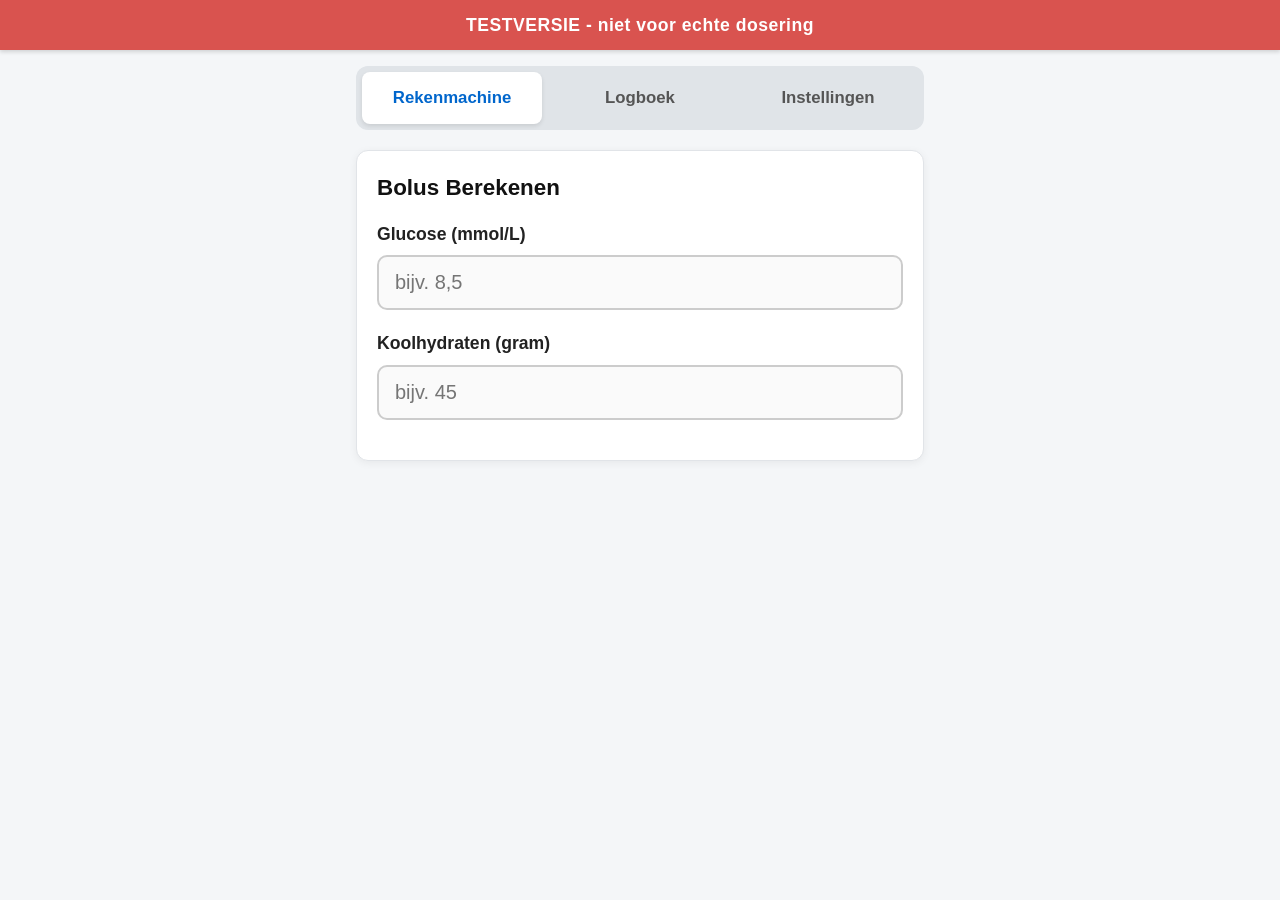
<file: index.html>
<!DOCTYPE html>
<html lang="nl">
<head>
  <meta charset="UTF-8">
  <meta name="viewport" content="width=device-width, initial-scale=1.0">
  <title>Bolus Calculator - Testversie</title>
  <link rel="stylesheet" href="style.css">
</head>
<body>
  <!-- Bovenaan elk scherm banner -->
  <div class="top-banner">
    TESTVERSIE - niet voor echte dosering
  </div>

  <div class="app-container">
    <!-- Navigatie -->
    <nav class="nav-tabs" role="tablist">
      <button type="button" class="nav-btn active" id="tab-calculator" onclick="switchTab('calculator')">Rekenmachine</button>
      <button type="button" class="nav-btn" id="tab-logbook" onclick="switchTab('logbook')">Logboek</button>
      <button type="button" class="nav-btn" id="tab-settings" onclick="switchTab('settings')">Instellingen</button>
    </nav>

    <!-- SCHERM 1: CALCULATOR / HOOFDSCHERM -->
    <main id="calculator-screen" class="screen active">
      <div class="card">
        <h2>Bolus Berekenen</h2>
        <form id="calc-form" onsubmit="return false;">
          <div class="form-group">
            <label for="input-glucose">Glucose (mmol/L)</label>
            <input type="text" id="input-glucose" inputmode="decimal" placeholder="bijv. 8,5" autocomplete="off" oninput="calculateAndDisplayAdvice()">
            <div id="error-glucose" class="error-message"></div>
          </div>

          <div class="form-group">
            <label for="input-koolhydraten">Koolhydraten (gram)</label>
            <input type="text" id="input-koolhydraten" inputmode="decimal" placeholder="bijv. 45" autocomplete="off" oninput="calculateAndDisplayAdvice()">
            <div id="error-koolhydraten" class="error-message"></div>
          </div>

          <!-- Advies weergave -->
          <div id="advice-container" style="display: none;">
            <div class="advice-card" onclick="openExplanationModal()" role="button" tabindex="0">
              <div class="advice-title">Bolusadvies</div>
              <div class="advice-value" id="advice-value-display">0,0 E</div>
              <div class="advice-hint">Tik op het advies voor uitleg</div>
            </div>

            <!-- Waarschuwingen -->
            <div id="warning-te-laag" class="alert alert-danger" style="display: none;">
              ⚠️ Glucose te laag. Geen insuline spuiten.
            </div>
            <div id="warning-2uursregel" class="alert alert-warning" style="display: none;">
              ℹ️ Vorige injectie was minder dan 2 uur geleden. Geen correctie toegepast.
            </div>
            <div id="warning-boven-max" class="alert alert-warning" style="display: none;">
              ⚠️ Boven maximale dosis (<span id="max-dose-display">10</span> E). Overleg met behandelaar.
            </div>

            <div class="button-group" style="margin-top: 20px;">
              <button type="button" class="btn btn-primary" onclick="saveCurrentBolus()">Opslaan in Logboek</button>
              <button type="button" class="btn btn-secondary" onclick="clearCalculatorForm()">Wissen</button>
            </div>
          </div>
        </form>
      </div>
    </main>

    <!-- SCHERM 2: LOGBOEK -->
    <section id="logbook-screen" class="screen">
      <div class="card">
        <h2>Logboek</h2>
        <div id="patient-info-display" class="patient-header-info" style="margin-bottom: 16px; font-weight: bold; font-size: 1.1rem; color: #333;">
          Patiënt: <span id="logbook-patient-name">Naam niet ingevuld</span>
        </div>
        <div id="log-list">
          <!-- Dynamisch gevuld -->
        </div>

        <div class="button-group" style="margin-top: 20px;">
          <button type="button" class="btn btn-outline" onclick="exportJSON()">Export JSON</button>
          <button type="button" class="btn btn-outline" onclick="triggerImportJSON()">Import JSON</button>
          <input type="file" id="import-file-input" accept=".json" style="display: none;" onchange="handleImportJSON(event)">
          <button type="button" class="btn btn-primary" onclick="printLogbook()">Rapport (PDF)</button>
        </div>
      </div>
    </section>

    <!-- SCHERM 3: INSTELLINGEN -->
    <section id="settings-screen" class="screen">
      <div class="card">
        <h2>Instellingen</h2>
        <form id="settings-form" onsubmit="return false;">
          <!-- Dynamische instellingen velden uit definitieslijst -->
          <div id="dynamic-settings-fields"></div>

          <!-- Modus selectie -->
          <div class="form-group">
            <label>KhR en ISF Modus</label>
            <div class="radio-group">
              <label class="radio-label">
                <input type="radio" name="modus" value="enkel" onchange="toggleModusView()">
                Een KhR/ISF voor de hele dag
              </label>
              <label class="radio-label">
                <input type="radio" name="modus" value="tijdsblokken" onchange="toggleModusView()">
                KhR/ISF per tijdsblok
              </label>
            </div>
          </div>

          <!-- Tijdsblokken tabel -->
          <div id="tijdsblokken-section" style="display: none;" class="form-group">
            <label>Tijdsblokken</label>
            <div class="table-responsive">
              <table>
                <thead>
                  <tr>
                    <th>Naam</th>
                    <th>Starttijd</th>
                    <th>KhR</th>
                    <th>ISF</th>
                    <th></th>
                  </tr>
                </thead>
                <tbody id="tijdsblokken-tbody">
                  <!-- Dynamische rijen -->
                </tbody>
              </table>
            </div>
            <button type="button" class="btn btn-outline" style="margin-top: 10px; padding: 10px;" onclick="addTijdsblokRow()">+ Rij toevoegen</button>
          </div>

          <div class="button-group" style="margin-top: 24px;">
            <button type="button" class="btn btn-primary" onclick="saveSettingsFromForm()">Instellingen opslaan</button>
            <button type="button" class="btn btn-secondary" onclick="resetSettingsToDefault()">Terug naar standaardwaarden</button>
          </div>
        </form>
      </div>
    </section>
  </div>

  <!-- Uitleg Modal / Popup -->
  <div id="explanation-modal" class="modal-overlay" onclick="closeExplanationModalOnOverlay(event)">
    <div class="modal-content">
      <div class="modal-header">
        <h3>Uitleg Bolusadvies</h3>
        <button type="button" class="modal-close" onclick="closeExplanationModal()">&times;</button>
      </div>
      <ul class="explanation-list">
        <li>
          <span>Maaltijddosis:</span>
          <strong id="modal-maaltijd">-</strong>
        </li>
        <li>
          <span>Berekende correctie:</span>
          <strong id="modal-correctie">-</strong>
        </li>
        <li>
          <span>Toegepaste correctie:</span>
          <strong id="modal-toegepaste-correctie">-</strong>
        </li>
        <li>
          <span>2-uursregel actief:</span>
          <strong id="modal-2uursregel">-</strong>
        </li>
        <li>
          <span>Totaal (voor afronding):</span>
          <strong id="modal-totaal">-</strong>
        </li>
        <li>
          <span>Afgerond advies:</span>
          <strong id="modal-advies">-</strong>
        </li>
      </ul>
      <div id="modal-extra-info" class="help-text" style="margin-bottom: 16px;"></div>
      <button type="button" class="btn btn-primary" onclick="closeExplanationModal()">Sluiten</button>
    </div>
  </div>

  <script src="calc.js"></script>
  <script src="app.js"></script>
</body>
</html>
</file>
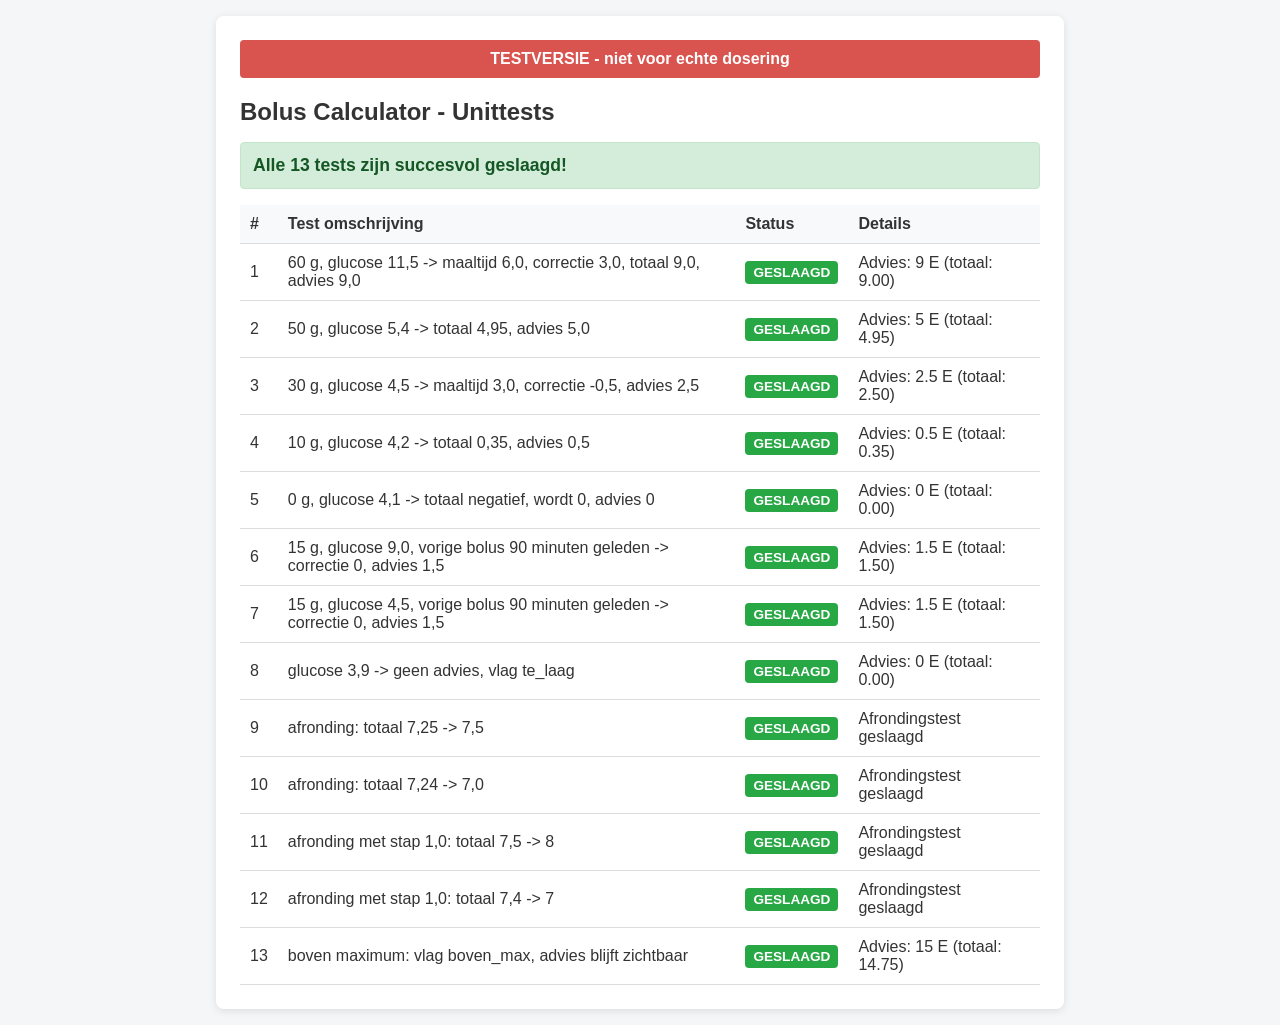
<file: tests.html>
<!DOCTYPE html>
<html lang="nl">
<head>
  <meta charset="UTF-8">
  <meta name="viewport" content="width=device-width, initial-scale=1.0">
  <title>Bolus Calculator - Testresultaten</title>
  <style>
    body {
      font-family: -apple-system, BlinkMacSystemFont, "Segoe UI", Roboto, Helvetica, Arial, sans-serif;
      margin: 0;
      padding: 16px;
      background-color: #f4f6f8;
      color: #333;
    }
    .container {
      max-width: 800px;
      margin: 0 auto;
      background: #fff;
      padding: 24px;
      border-radius: 8px;
      box-shadow: 0 2px 8px rgba(0,0,0,0.1);
    }
    .banner {
      background-color: #d9534f;
      color: white;
      text-align: center;
      padding: 10px;
      font-weight: bold;
      border-radius: 4px;
      margin-bottom: 20px;
    }
    h1 {
      font-size: 1.5rem;
      margin-top: 0;
    }
    .summary {
      font-size: 1.1rem;
      font-weight: bold;
      margin-bottom: 16px;
      padding: 12px;
      border-radius: 4px;
    }
    .summary.all-passed {
      background-color: #d4edda;
      color: #155724;
      border: 1px solid #c3e6cb;
    }
    .summary.has-failed {
      background-color: #f8d7da;
      color: #721c24;
      border: 1px solid #f5c6cb;
    }
    table {
      width: 100%;
      border-collapse: collapse;
      margin-top: 16px;
    }
    th, td {
      text-align: left;
      padding: 10px;
      border-bottom: 1px solid #ddd;
    }
    th {
      background-color: #f8f9fa;
    }
    .badge {
      display: inline-block;
      padding: 4px 8px;
      font-weight: bold;
      border-radius: 4px;
      color: white;
      font-size: 0.85rem;
    }
    .badge-pass {
      background-color: #28a745;
    }
    .badge-fail {
      background-color: #dc3545;
    }
  </style>
</head>
<body>
  <div class="container">
    <div class="banner">TESTVERSIE - niet voor echte dosering</div>
    <h1>Bolus Calculator - Unittests</h1>
    <div id="summary" class="summary">Tests worden uitgevoerd...</div>

    <table>
      <thead>
        <tr>
          <th>#</th>
          <th>Test omschrijving</th>
          <th>Status</th>
          <th>Details</th>
        </tr>
      </thead>
      <tbody id="test-results">
      </tbody>
    </table>
  </div>

  <script src="calc.js"></script>
  <script>
    document.addEventListener('DOMContentLoaded', function() {
      const resultsContainer = document.getElementById('test-results');
      const summaryContainer = document.getElementById('summary');

      if (typeof TEST_CASES === 'undefined' || typeof calculate === 'undefined') {
        summaryContainer.textContent = 'Fout: calc.js kon niet geladen worden.';
        summaryContainer.className = 'summary has-failed';
        return;
      }

      let passedCount = 0;
      let totalCount = TEST_CASES.length;

      TEST_CASES.forEach((tc, idx) => {
        const tr = document.createElement('tr');
        let isPass = false;
        let detailsText = '';

        try {
          if (tc.customTest) {
            isPass = !!tc.customTest();
            detailsText = isPass ? 'Afrondingstest geslaagd' : 'Afrondingstest mislukt';
          } else {
            const res = calculate(tc.input, tc.settings, tc.lastBolusTime, tc.now);
            isPass = true;
            let mismatches = [];

            for (const key in tc.expected) {
              if (key === 'vlaggen') {
                for (const vKey in tc.expected.vlaggen) {
                  if (res.vlaggen[vKey] !== tc.expected.vlaggen[vKey]) {
                    isPass = false;
                    mismatches.push(`vlag ${vKey}: ${res.vlaggen[vKey]} != ${tc.expected.vlaggen[vKey]}`);
                  }
                }
              } else if (Math.abs(res[key] - tc.expected[key]) > 0.0001) {
                isPass = false;
                mismatches.push(`${key}: ${res[key]} != ${tc.expected[key]}`);
              }
            }

            if (isPass) {
              detailsText = `Advies: ${res.afgerond_advies} E (totaal: ${res.totaal.toFixed(2)})`;
            } else {
              detailsText = `Afwijking: ${mismatches.join(', ')}`;
            }
          }
        } catch (e) {
          isPass = false;
          detailsText = `Fout tijdens uitvoering: ${e.message}`;
        }

        if (isPass) passedCount++;

        tr.innerHTML = `
          <td>${idx + 1}</td>
          <td>${tc.name}</td>
          <td><span class="badge ${isPass ? 'badge-pass' : 'badge-fail'}">${isPass ? 'GESLAAGD' : 'MISLUKT'}</span></td>
          <td>${detailsText}</td>
        `;
        resultsContainer.appendChild(tr);
      });

      if (passedCount === totalCount) {
        summaryContainer.textContent = `Alle ${totalCount} tests zijn succesvol geslaagd!`;
        summaryContainer.className = 'summary all-passed';
      } else {
        summaryContainer.textContent = `${passedCount} van de ${totalCount} tests geslaagd. ${totalCount - passedCount} mislukt.`;
        summaryContainer.className = 'summary has-failed';
      }
    });
  </script>
</body>
</html>
</file>
<file: style.css>
:root {
  --primary-color: #0066cc;
  --primary-hover: #0052a3;
  --danger-color: #d9534f;
  --warning-color: #f0ad4e;
  --warning-bg: #fcf8e3;
  --warning-border: #faebcc;
  --warning-text: #8a6d3b;
  --success-color: #5cb85c;
  --bg-color: #f4f6f8;
  --card-bg: #ffffff;
  --text-color: #222222;
  --border-color: #cccccc;
  --focus-ring: 0 0 0 3px rgba(0, 102, 204, 0.3);
}

* {
  box-sizing: border-box;
}

body {
  font-family: -apple-system, BlinkMacSystemFont, "Segoe UI", Roboto, Helvetica, Arial, sans-serif;
  margin: 0;
  padding: 0;
  background-color: var(--bg-color);
  color: var(--text-color);
  font-size: 18px;
  line-height: 1.5;
}

/* Header & Banner */
.top-banner {
  background-color: var(--danger-color);
  color: white;
  text-align: center;
  padding: 12px;
  font-weight: bold;
  font-size: 1.1rem;
  letter-spacing: 0.5px;
  position: sticky;
  top: 0;
  z-index: 1000;
  box-shadow: 0 2px 4px rgba(0,0,0,0.15);
}

.app-container {
  max-width: 600px;
  margin: 0 auto;
  padding: 16px;
}

/* Navigation tabs */
.nav-tabs {
  display: flex;
  gap: 8px;
  margin-bottom: 20px;
  background: #e0e4e8;
  padding: 6px;
  border-radius: 12px;
}

.nav-btn {
  flex: 1;
  padding: 14px 8px;
  font-size: 1.05rem;
  font-weight: bold;
  border: none;
  background: transparent;
  color: #555;
  border-radius: 8px;
  cursor: pointer;
  transition: all 0.2s ease;
  min-height: 52px;
}

.nav-btn.active {
  background: white;
  color: var(--primary-color);
  box-shadow: 0 2px 4px rgba(0,0,0,0.1);
}

/* Screen visibility */
.screen {
  display: none;
}

.screen.active {
  display: block;
}

/* Card / Containers */
.card {
  background: var(--card-bg);
  border-radius: 12px;
  padding: 20px;
  margin-bottom: 20px;
  box-shadow: 0 2px 8px rgba(0,0,0,0.06);
  border: 1px solid #e1e4e8;
}

h2 {
  font-size: 1.4rem;
  margin-top: 0;
  margin-bottom: 16px;
  color: #111;
}

/* Inputs & Form Groups */
.form-group {
  margin-bottom: 20px;
}

label {
  display: block;
  font-weight: 600;
  margin-bottom: 8px;
  font-size: 1.1rem;
}

.help-text {
  font-size: 0.95rem;
  color: #666;
  margin-top: 4px;
}

input[type="text"],
input[type="number"],
input[type="time"],
select {
  width: 100%;
  padding: 14px 16px;
  font-size: 1.25rem;
  border: 2px solid var(--border-color);
  border-radius: 10px;
  background-color: #fafafa;
  min-height: 54px;
  transition: border-color 0.2s;
}

input[type="text"]:focus,
input[type="number"]:focus,
input[type="time"]:focus,
select:focus {
  border-color: var(--primary-color);
  outline: none;
  background-color: #fff;
  box-shadow: var(--focus-ring);
}

.error-message {
  color: var(--danger-color);
  font-weight: bold;
  font-size: 1rem;
  margin-top: 6px;
  display: none;
}

/* Buttons */
.btn {
  display: inline-block;
  width: 100%;
  padding: 16px;
  font-size: 1.2rem;
  font-weight: bold;
  text-align: center;
  border: none;
  border-radius: 10px;
  cursor: pointer;
  min-height: 56px;
  transition: background-color 0.2s, transform 0.1s;
}

.btn:active {
  transform: scale(0.98);
}

.btn-primary {
  background-color: var(--primary-color);
  color: white;
}

.btn-primary:hover {
  background-color: var(--primary-hover);
}

.btn-secondary {
  background-color: #6c757d;
  color: white;
}

.btn-danger {
  background-color: var(--danger-color);
  color: white;
}

.btn-outline {
  background-color: transparent;
  border: 2px solid var(--primary-color);
  color: var(--primary-color);
}

.button-group {
  display: flex;
  gap: 12px;
  margin-top: 16px;
}

/* Advice Box */
.advice-card {
  background-color: #eef6ff;
  border: 2px solid #b8daff;
  border-radius: 12px;
  padding: 20px;
  text-align: center;
  margin-top: 20px;
  cursor: pointer;
  transition: background-color 0.2s;
}

.advice-card:hover {
  background-color: #e2f0ff;
}

.advice-title {
  font-size: 1.1rem;
  text-transform: uppercase;
  color: #004085;
  letter-spacing: 0.5px;
  margin-bottom: 6px;
  font-weight: bold;
}

.advice-value {
  font-size: 2.8rem;
  font-weight: 800;
  color: var(--primary-color);
  line-height: 1.1;
  margin: 10px 0;
}

.advice-hint {
  font-size: 0.95rem;
  color: #004085;
  text-decoration: underline;
}

/* Alerts / Warnings */
.alert {
  padding: 14px 16px;
  border-radius: 10px;
  margin-top: 16px;
  font-size: 1.05rem;
  font-weight: 600;
  line-height: 1.4;
}

.alert-danger {
  background-color: #f8d7da;
  color: #721c24;
  border: 1px solid #f5c6cb;
}

.alert-warning {
  background-color: var(--warning-bg);
  color: var(--warning-text);
  border: 1px solid var(--warning-border);
}

.alert-info {
  background-color: #d1ecf1;
  color: #0c5460;
  border: 1px solid #bee5eb;
}

/* Modal / Detailed Explanation */
.modal-overlay {
  display: none;
  position: fixed;
  top: 0;
  left: 0;
  width: 100%;
  height: 100%;
  background: rgba(0, 0, 0, 0.5);
  z-index: 2000;
  justify-content: center;
  align-items: center;
  padding: 16px;
}

.modal-overlay.active {
  display: flex;
}

.modal-content {
  background: white;
  border-radius: 12px;
  max-width: 500px;
  width: 100%;
  padding: 24px;
  max-height: 90vh;
  overflow-y: auto;
  box-shadow: 0 4px 16px rgba(0,0,0,0.2);
}

.modal-header {
  display: flex;
  justify-content: space-between;
  align-items: center;
  margin-bottom: 16px;
}

.modal-header h3 {
  margin: 0;
  font-size: 1.3rem;
}

.modal-close {
  background: none;
  border: none;
  font-size: 1.8rem;
  cursor: pointer;
  line-height: 1;
  padding: 0 8px;
}

.explanation-list {
  list-style: none;
  padding: 0;
  margin: 0 0 20px 0;
}

.explanation-list li {
  padding: 10px 0;
  border-bottom: 1px solid #eee;
  display: flex;
  justify-content: space-between;
}

/* Radio buttons & radio group */
.radio-group {
  display: flex;
  flex-direction: column;
  gap: 12px;
  margin-bottom: 16px;
}

.radio-label {
  display: flex;
  align-items: center;
  gap: 10px;
  cursor: pointer;
  font-weight: normal;
  background: #fafafa;
  padding: 12px;
  border: 1px solid var(--border-color);
  border-radius: 8px;
}

.radio-label input[type="radio"] {
  width: 22px;
  height: 22px;
}

/* Tables for settings & logbook */
.table-responsive {
  width: 100%;
  overflow-x: auto;
}

table {
  width: 100%;
  border-collapse: collapse;
  margin-top: 12px;
  font-size: 0.95rem;
}

th, td {
  padding: 10px;
  text-align: left;
  border-bottom: 1px solid #eee;
}

th {
  background: #f8f9fa;
  font-weight: bold;
}

/* Logbook entries */
.log-item {
  background: #fff;
  border: 1px solid #e1e4e8;
  border-radius: 8px;
  padding: 14px;
  margin-bottom: 12px;
}

.log-header {
  display: flex;
  justify-content: space-between;
  font-weight: bold;
  color: #555;
  margin-bottom: 8px;
  font-size: 0.95rem;
}

.log-body {
  display: flex;
  justify-content: space-between;
  align-items: center;
}

.log-values {
  font-size: 1.05rem;
}

.log-advise {
  font-size: 1.4rem;
  font-weight: bold;
  color: var(--primary-color);
}

.log-flags {
  margin-top: 8px;
  display: flex;
  flex-wrap: wrap;
  gap: 6px;
}

.tag {
  display: inline-block;
  font-size: 0.8rem;
  padding: 3px 8px;
  border-radius: 4px;
  font-weight: bold;
}

.tag-danger {
  background: #f8d7da;
  color: #721c24;
}

.tag-warning {
  background: #fcf8e3;
  color: #8a6d3b;
}

.tag-info {
  background: #e2e3e5;
  color: #383d41;
}

/* Print CSS */
@media print {
  body {
    background: white;
    color: black;
    font-size: 12pt;
  }

  .top-banner,
  .nav-tabs,
  .button-group,
  .btn,
  .modal-overlay,
  #calculator-screen,
  #settings-screen {
    display: none !important;
  }

  #logbook-screen {
    display: block !important;
  }

  .card {
    box-shadow: none;
    border: none;
    padding: 0;
  }

  .log-item {
    border: 1px solid #ccc;
    page-break-inside: avoid;
  }
}
</file>
